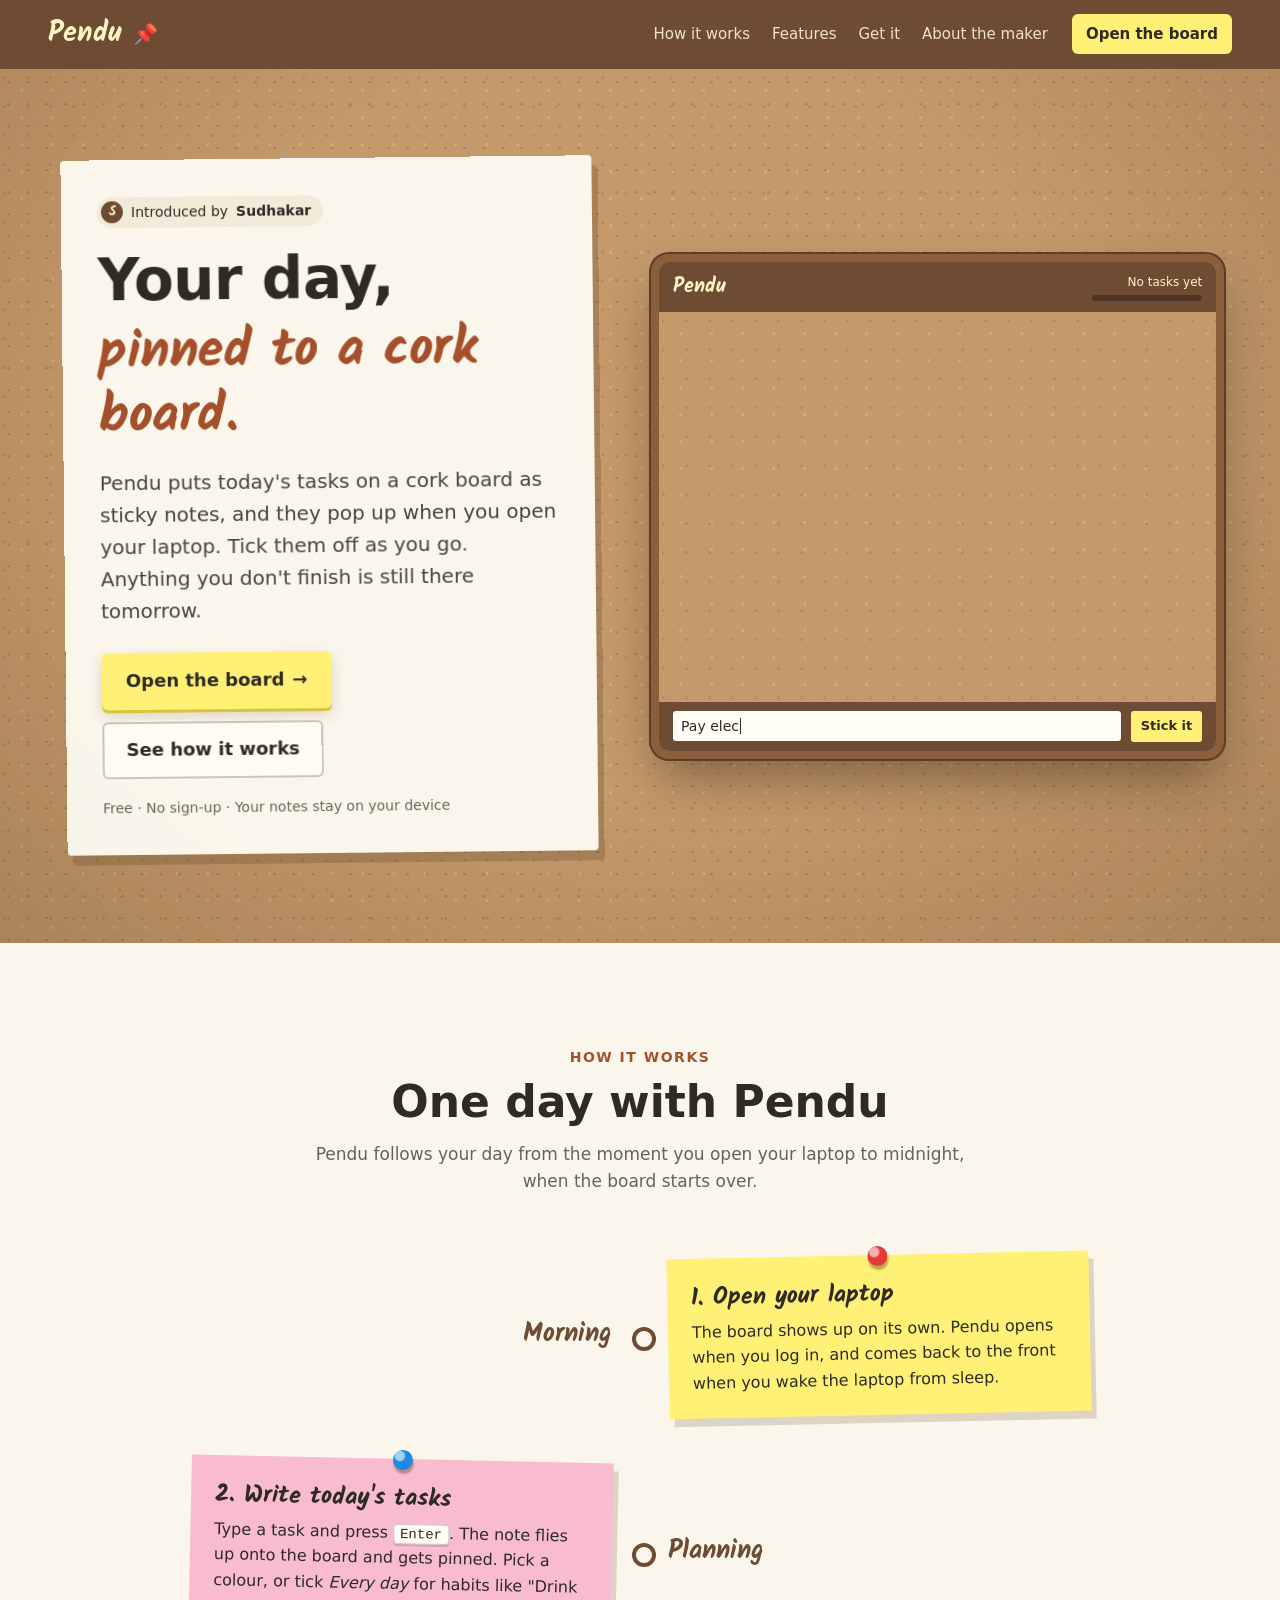
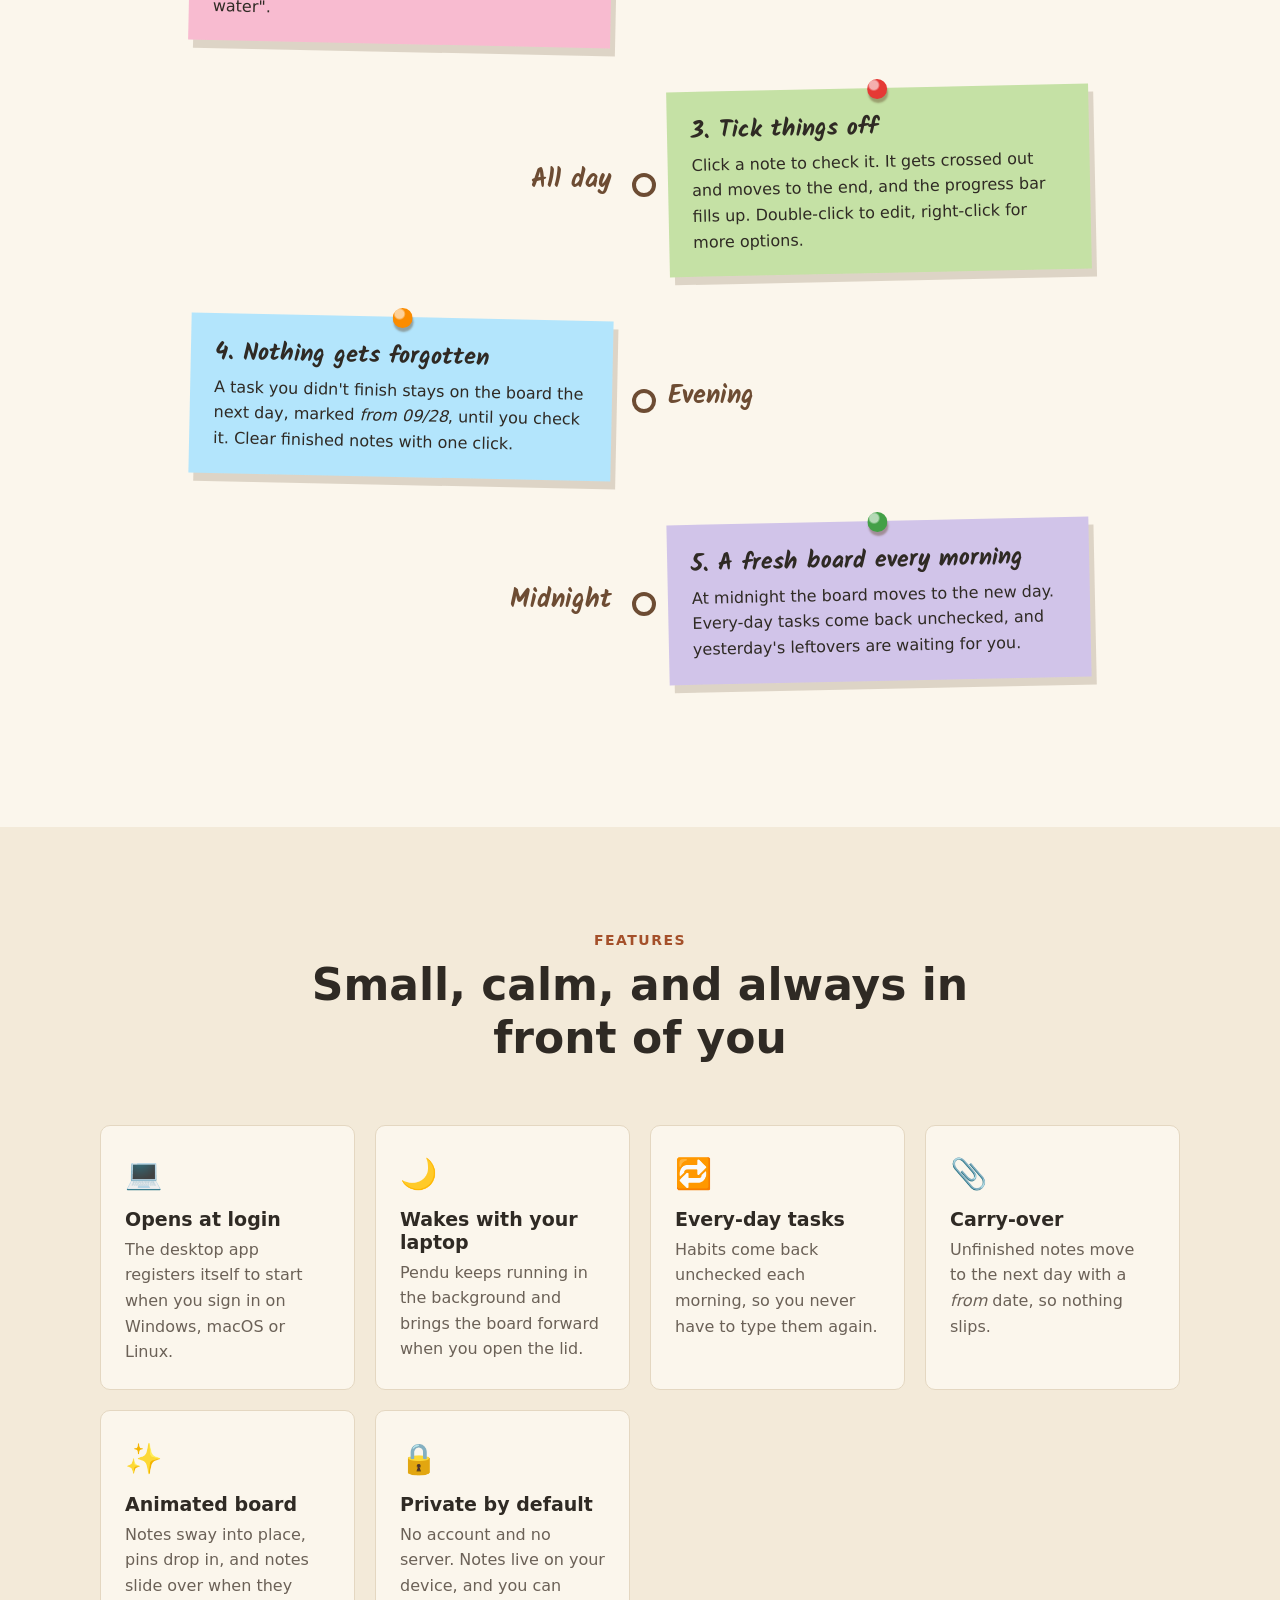
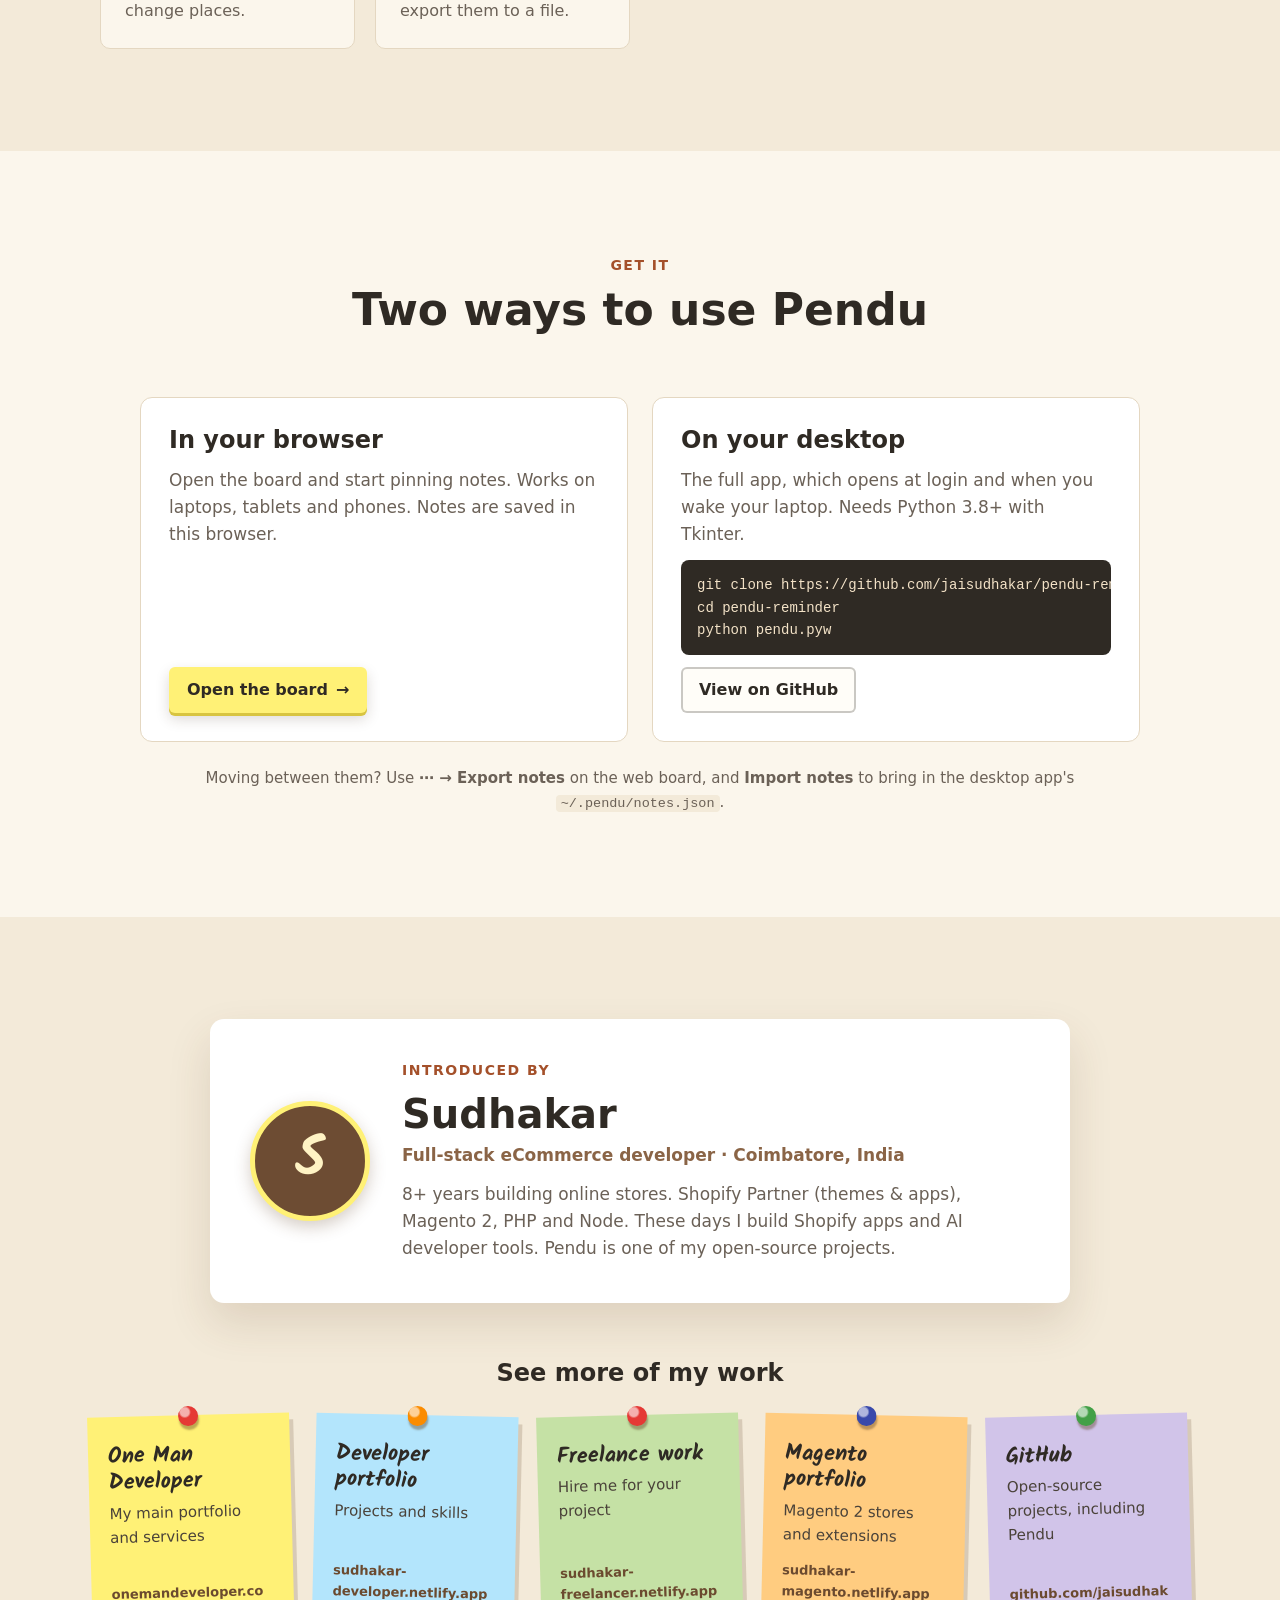
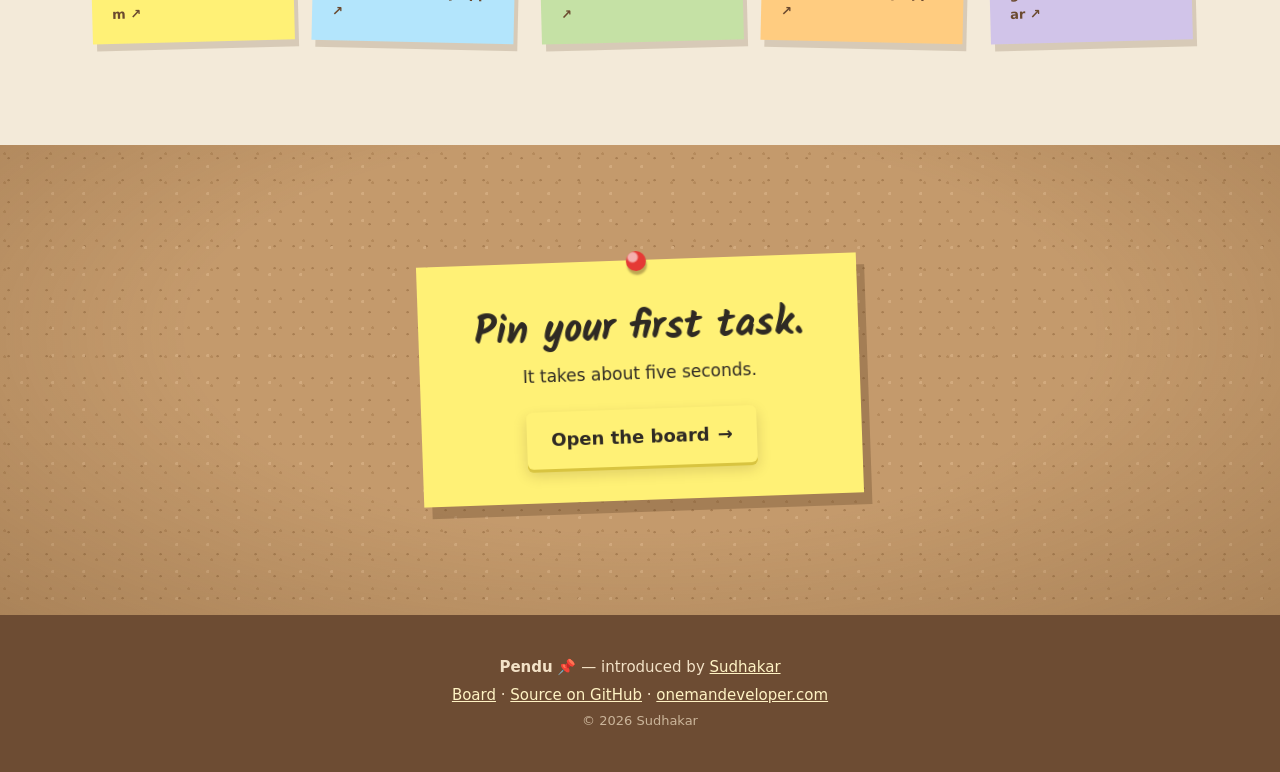
<file: web/index.html>
<!doctype html>
<html lang="en">
<head>
  <meta charset="utf-8">
  <meta name="viewport" content="width=device-width, initial-scale=1">
  <title>Pendu — your day, pinned to a cork board</title>
  <meta name="description" content="Pendu pins today's tasks to a cork board as sticky notes. It opens when you open your laptop, carries unfinished work to tomorrow, and starts a fresh board every morning. Introduced by Sudhakar.">
  <meta name="author" content="Sudhakar">
  <meta name="theme-color" content="#6d4c33">
  <meta property="og:type" content="website">
  <meta property="og:title" content="Pendu — your day, pinned to a cork board">
  <meta property="og:description" content="Today's tasks as sticky notes that pop up when you open your laptop. Introduced by Sudhakar.">
  <meta property="og:image" content="assets/og.png">
  <meta name="twitter:card" content="summary_large_image">
  <link rel="icon" href="data:image/svg+xml,<svg xmlns='http://www.w3.org/2000/svg' viewBox='0 0 100 100'><text y='.9em' font-size='90'>📌</text></svg>">
  <link rel="preconnect" href="https://fonts.googleapis.com">
  <link rel="preconnect" href="https://fonts.gstatic.com" crossorigin>
  <link rel="stylesheet" href="https://fonts.googleapis.com/css2?family=Kalam:wght@400;700&display=swap">
  <link rel="stylesheet" href="landing.css">
</head>
<body>
  <header class="nav" id="nav">
    <a class="nav-logo" href="#top">Pendu <span aria-hidden="true">📌</span></a>
    <nav class="nav-links" aria-label="Sections">
      <a href="#workflow">How it works</a>
      <a href="#features">Features</a>
      <a href="#get">Get it</a>
      <a href="#maker">About the maker</a>
    </nav>
    <a class="btn btn-primary nav-cta" href="board.html">Open the board</a>
  </header>

  <main id="top">
    <!-- Hero ---------------------------------------------------------------->
    <section class="hero cork">
      <div class="hero-copy">
        <a class="badge" href="#maker">
          <img class="avatar" src="https://avatars.githubusercontent.com/u/25986394?v=4&s=64" alt="" width="22" height="22">
          Introduced by <strong>Sudhakar</strong>
        </a>
        <h1>Your day,<br><span class="hand">pinned to a cork board.</span></h1>
        <p class="lead">Pendu puts today's tasks on a cork board as sticky notes, and they pop up when you open your laptop. Tick them off as you go. Anything you don't finish is still there tomorrow.</p>
        <div class="hero-actions">
          <a class="btn btn-primary btn-lg" href="board.html">Open the board <span aria-hidden="true">→</span></a>
          <a class="btn btn-ghost btn-lg" href="#workflow">See how it works</a>
        </div>
        <p class="hero-note">Free · No sign-up · Your notes stay on your device</p>
      </div>

      <div class="demo" aria-label="Animated preview of the Pendu board" role="img">
        <div class="demo-top">
          <span class="demo-logo">Pendu</span>
          <span class="demo-progress"><span id="demo-count">No tasks yet</span><i><b id="demo-fill"></b></i></span>
        </div>
        <div class="demo-board" id="demo-board"></div>
        <div class="demo-bottom">
          <span class="demo-input" id="demo-input"><span id="demo-typed"></span><i class="caret"></i></span>
          <span class="demo-stick" id="demo-stick">Stick it</span>
        </div>
      </div>
    </section>

    <!-- Workflow ------------------------------------------------------------>
    <section class="section" id="workflow">
      <div class="section-head reveal">
        <p class="eyebrow">How it works</p>
        <h2>One day with Pendu</h2>
        <p>Pendu follows your day from the moment you open your laptop to midnight, when the board starts over.</p>
      </div>

      <ol class="timeline">
        <li class="step reveal">
          <div class="step-time">Morning</div>
          <div class="step-card" data-color="yellow">
            <i class="pin"></i>
            <h3>1. Open your laptop</h3>
            <p>The board shows up on its own. Pendu opens when you log in, and comes back to the front when you wake the laptop from sleep.</p>
          </div>
        </li>
        <li class="step reveal">
          <div class="step-time">Planning</div>
          <div class="step-card" data-color="pink">
            <i class="pin"></i>
            <h3>2. Write today's tasks</h3>
            <p>Type a task and press <kbd>Enter</kbd>. The note flies up onto the board and gets pinned. Pick a colour, or tick <em>Every day</em> for habits like "Drink water".</p>
          </div>
        </li>
        <li class="step reveal">
          <div class="step-time">All day</div>
          <div class="step-card" data-color="green">
            <i class="pin"></i>
            <h3>3. Tick things off</h3>
            <p>Click a note to check it. It gets crossed out and moves to the end, and the progress bar fills up. Double-click to edit, right-click for more options.</p>
          </div>
        </li>
        <li class="step reveal">
          <div class="step-time">Evening</div>
          <div class="step-card" data-color="blue">
            <i class="pin"></i>
            <h3>4. Nothing gets forgotten</h3>
            <p>A task you didn't finish stays on the board the next day, marked <em>from 09/28</em>, until you check it. Clear finished notes with one click.</p>
          </div>
        </li>
        <li class="step reveal">
          <div class="step-time">Midnight</div>
          <div class="step-card" data-color="purple">
            <i class="pin"></i>
            <h3>5. A fresh board every morning</h3>
            <p>At midnight the board moves to the new day. Every-day tasks come back unchecked, and yesterday's leftovers are waiting for you.</p>
          </div>
        </li>
      </ol>
    </section>

    <!-- Features ------------------------------------------------------------>
    <section class="section section-alt" id="features">
      <div class="section-head reveal">
        <p class="eyebrow">Features</p>
        <h2>Small, calm, and always in front of you</h2>
      </div>
      <div class="features">
        <article class="feature reveal"><span class="icon" aria-hidden="true">💻</span><h3>Opens at login</h3><p>The desktop app registers itself to start when you sign in on Windows, macOS or Linux.</p></article>
        <article class="feature reveal"><span class="icon" aria-hidden="true">🌙</span><h3>Wakes with your laptop</h3><p>Pendu keeps running in the background and brings the board forward when you open the lid.</p></article>
        <article class="feature reveal"><span class="icon" aria-hidden="true">🔁</span><h3>Every-day tasks</h3><p>Habits come back unchecked each morning, so you never have to type them again.</p></article>
        <article class="feature reveal"><span class="icon" aria-hidden="true">📎</span><h3>Carry-over</h3><p>Unfinished notes move to the next day with a <em>from</em> date, so nothing slips.</p></article>
        <article class="feature reveal"><span class="icon" aria-hidden="true">✨</span><h3>Animated board</h3><p>Notes sway into place, pins drop in, and notes slide over when they change places.</p></article>
        <article class="feature reveal"><span class="icon" aria-hidden="true">🔒</span><h3>Private by default</h3><p>No account and no server. Notes live on your device, and you can export them to a file.</p></article>
      </div>
    </section>

    <!-- Get it -------------------------------------------------------------->
    <section class="section" id="get">
      <div class="section-head reveal">
        <p class="eyebrow">Get it</p>
        <h2>Two ways to use Pendu</h2>
      </div>
      <div class="ways">
        <article class="way reveal">
          <h3>In your browser</h3>
          <p>Open the board and start pinning notes. Works on laptops, tablets and phones. Notes are saved in this browser.</p>
          <a class="btn btn-primary" href="board.html">Open the board <span aria-hidden="true">→</span></a>
        </article>
        <article class="way reveal">
          <h3>On your desktop</h3>
          <p>The full app, which opens at login and when you wake your laptop. Needs Python 3.8+ with Tkinter.</p>
          <pre><code>git clone https://github.com/jaisudhakar/pendu-reminder.git
cd pendu-reminder
python pendu.pyw</code></pre>
          <a class="btn btn-ghost" href="https://github.com/jaisudhakar/pendu-reminder" target="_blank" rel="noopener">View on GitHub</a>
        </article>
      </div>
      <p class="ways-note reveal">Moving between them? Use <strong>⋯ → Export notes</strong> on the web board, and <strong>Import notes</strong> to bring in the desktop app's <code>~/.pendu/notes.json</code>.</p>
    </section>

    <!-- Maker --------------------------------------------------------------->
    <section class="section section-alt maker" id="maker">
      <div class="maker-card reveal">
        <img class="maker-photo avatar" src="https://avatars.githubusercontent.com/u/25986394?v=4&s=240" alt="Sudhakar" width="120" height="120">
        <div class="maker-copy">
          <p class="eyebrow">Introduced by</p>
          <h2>Sudhakar</h2>
          <p class="maker-role">Full-stack eCommerce developer · Coimbatore, India</p>
          <p>8+ years building online stores. Shopify Partner (themes &amp; apps), Magento 2, PHP and Node. These days I build Shopify apps and AI developer tools. Pendu is one of my open-source projects.</p>
        </div>
      </div>

      <h3 class="portfolio-title reveal">See more of my work</h3>
      <div class="portfolio">
        <a class="site reveal" data-color="yellow" href="https://onemandeveloper.com" target="_blank" rel="noopener">
          <i class="pin"></i>
          <strong>One Man Developer</strong>
          <span>My main portfolio and services</span>
          <em>onemandeveloper.com ↗</em>
        </a>
        <a class="site reveal" data-color="blue" href="https://sudhakar-developer.netlify.app" target="_blank" rel="noopener">
          <i class="pin"></i>
          <strong>Developer portfolio</strong>
          <span>Projects and skills</span>
          <em>sudhakar-developer.netlify.app ↗</em>
        </a>
        <a class="site reveal" data-color="green" href="https://sudhakar-freelancer.netlify.app" target="_blank" rel="noopener">
          <i class="pin"></i>
          <strong>Freelance work</strong>
          <span>Hire me for your project</span>
          <em>sudhakar-freelancer.netlify.app ↗</em>
        </a>
        <a class="site reveal" data-color="orange" href="https://sudhakar-magento.netlify.app" target="_blank" rel="noopener">
          <i class="pin"></i>
          <strong>Magento portfolio</strong>
          <span>Magento 2 stores and extensions</span>
          <em>sudhakar-magento.netlify.app ↗</em>
        </a>
        <a class="site reveal" data-color="purple" href="https://github.com/jaisudhakar" target="_blank" rel="noopener">
          <i class="pin"></i>
          <strong>GitHub</strong>
          <span>Open-source projects, including Pendu</span>
          <em>github.com/jaisudhakar ↗</em>
        </a>
      </div>
    </section>

    <!-- Final call ---------------------------------------------------------->
    <section class="cta cork">
      <div class="cta-note reveal" data-color="yellow">
        <i class="pin"></i>
        <h2 class="hand">Pin your first task.</h2>
        <p>It takes about five seconds.</p>
        <a class="btn btn-primary btn-lg" href="board.html">Open the board <span aria-hidden="true">→</span></a>
      </div>
    </section>
  </main>

  <footer class="footer">
    <p><strong>Pendu</strong> 📌 — introduced by <a href="https://onemandeveloper.com" target="_blank" rel="noopener">Sudhakar</a></p>
    <p>
      <a href="board.html">Board</a> ·
      <a href="https://github.com/jaisudhakar/pendu-reminder" target="_blank" rel="noopener">Source on GitHub</a> ·
      <a href="https://onemandeveloper.com" target="_blank" rel="noopener">onemandeveloper.com</a>
    </p>
    <p class="copy">© <span id="year">2026</span> Sudhakar</p>
  </footer>

  <script src="landing.js"></script>
</body>
</html>
</file>
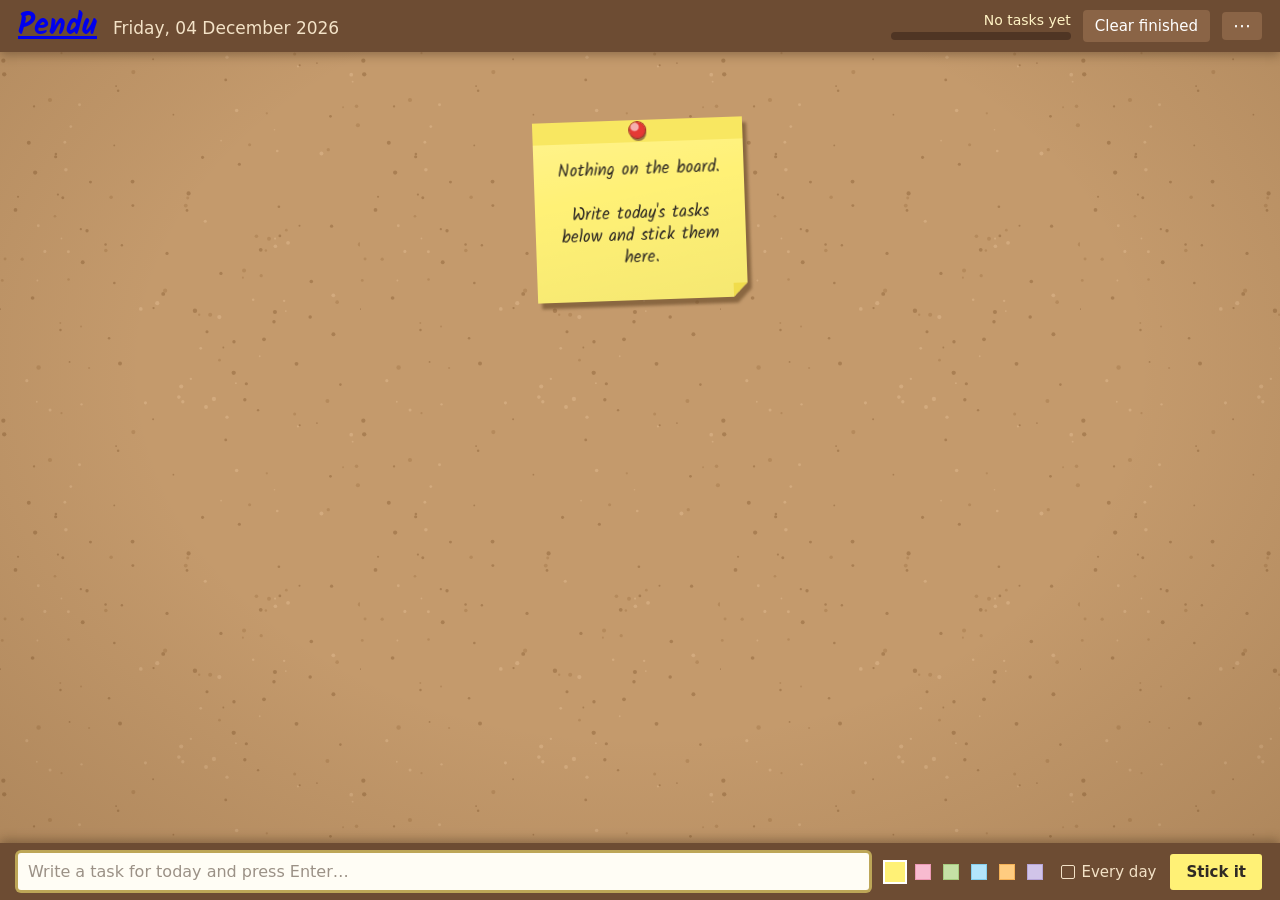
<file: web/board.html>
<!doctype html>
<html lang="en">
<head>
  <meta charset="utf-8">
  <meta name="viewport" content="width=device-width, initial-scale=1">
  <title>Pendu — today's notes</title>
  <meta name="description" content="Your tasks for today, pinned to a cork board as sticky notes.">
  <meta name="theme-color" content="#6d4c33">
  <link rel="icon" href="data:image/svg+xml,<svg xmlns='http://www.w3.org/2000/svg' viewBox='0 0 100 100'><text y='.9em' font-size='90'>📌</text></svg>">
  <link rel="preconnect" href="https://fonts.googleapis.com">
  <link rel="preconnect" href="https://fonts.gstatic.com" crossorigin>
  <link rel="stylesheet" href="https://fonts.googleapis.com/css2?family=Kalam:wght@400;700&display=swap">
  <link rel="stylesheet" href="style.css">
</head>
<body>
  <header class="bar top">
    <div class="brand">
      <h1 class="logo"><a href="index.html" title="About Pendu">Pendu</a></h1>
      <span class="date" id="date"></span>
    </div>
    <div class="actions">
      <div class="progress">
        <span id="progress-text">No tasks yet</span>
        <div class="progress-track"><div class="progress-fill" id="progress-fill"></div></div>
      </div>
      <button class="btn" id="clear" type="button">Clear finished</button>
      <button class="btn icon" id="more" type="button" aria-label="More options" aria-haspopup="menu">⋯</button>
    </div>
  </header>

  <main class="board-wrap" id="wrap">
    <div class="board" id="board"></div>
  </main>

  <footer class="bar bottom">
    <form class="composer" id="composer" autocomplete="off">
      <input class="entry" id="entry" type="text" maxlength="300"
             placeholder="Write a task for today and press Enter…" aria-label="New task">
      <div class="composer-tools">
        <div class="swatches" id="swatches" role="radiogroup" aria-label="Note colour"></div>
        <label class="daily">
          <input type="checkbox" id="daily">
          <span class="tick" aria-hidden="true"></span>
          Every day
        </label>
        <button class="stick" type="submit">Stick it</button>
      </div>
    </form>
  </footer>

  <div class="menu" id="menu" role="menu" hidden></div>
  <div class="toast" id="toast" role="status" hidden>
    <span id="toast-text"></span>
    <button type="button" id="toast-undo">Undo</button>
  </div>
  <input type="file" id="import-file" accept="application/json,.json" hidden>

  <script src="store.js"></script>
  <script src="app.js"></script>
</body>
</html>
</file>
<file: web/landing.css>
/* Pendu landing page. Shares the cork-board look of the board itself. */

:root {
  color-scheme: light;
  --cork: #c49a6c;
  --wood: #6d4c33;
  --wood-light: #8a6446;
  --wood-dark: #4f3524;
  --cream: #fff3c4;
  --paper-bg: #fbf6ec;
  --paper-alt: #f3ead9;
  --ink: #2f2a24;
  --muted: #6b6157;
  --line: #e4d7c1;

  --ui: "Segoe UI", system-ui, -apple-system, "Helvetica Neue", Helvetica, Arial, sans-serif;
  --hand: "Kalam", "Segoe Print", "Ink Free", "Marker Felt", "Chalkboard SE", "Comic Neue",
          "Comic Sans MS", cursive;
}

[data-color="yellow"] { --paper: #fff176; --edge: #f0dc4c; --pin-color: #e53935; }
[data-color="pink"]   { --paper: #f8bbd0; --edge: #ec98b4; --pin-color: #1e88e5; }
[data-color="green"]  { --paper: #c5e1a5; --edge: #a6cc7f; --pin-color: #e53935; }
[data-color="blue"]   { --paper: #b3e5fc; --edge: #86cfee; --pin-color: #fb8c00; }
[data-color="orange"] { --paper: #ffcc80; --edge: #f5b156; --pin-color: #3949ab; }
[data-color="purple"] { --paper: #d1c4e9; --edge: #b7a5d8; --pin-color: #43a047; }

* { box-sizing: border-box; }

html { scroll-behavior: smooth; scroll-padding-top: 72px; }

body {
  margin: 0;
  background: var(--paper-bg);
  color: var(--ink);
  font-family: var(--ui);
  font-size: 17px;
  line-height: 1.6;
  overflow-x: hidden;
}

img { max-width: 100%; }
a { color: inherit; }
h1, h2, h3 { line-height: 1.2; margin: 0; }

.hand { font-family: var(--hand); font-weight: 700; }

/* Cork texture for the hero and the closing section. */
.cork {
  background-color: var(--cork);
  background-image:
    radial-gradient(ellipse at 50% 40%, transparent 50%, rgba(80, 50, 20, .22)),
    radial-gradient(circle at 20% 30%, #b58a5c 0 1.2px, transparent 1.6px),
    radial-gradient(circle at 70% 80%, #d2aa7e 0 1.4px, transparent 1.8px),
    radial-gradient(circle at 45% 60%, #a97f53 0 1px, transparent 1.4px);
  background-size: 100% 100%, 23px 29px, 31px 27px, 19px 22px;
}

/* -- buttons -------------------------------------------------------------- */

.btn {
  display: inline-flex;
  align-items: center;
  gap: 8px;
  padding: 10px 18px;
  border-radius: 6px;
  font-weight: 700;
  font-size: 16px;
  text-decoration: none;
  white-space: nowrap;
  transition: transform .15s, background-color .15s, box-shadow .15s;
}

.btn:active { transform: scale(.96); }
.btn-lg { padding: 14px 24px; font-size: 18px; }

.btn-primary {
  background: #fff176;
  color: var(--ink);
  box-shadow: 0 3px 0 #d8c440, 0 6px 14px rgba(60, 40, 20, .18);
}

.btn-primary:hover { background: #fff59d; transform: translateY(-2px) rotate(-1deg); }
.btn-primary span { transition: transform .2s; }
.btn-primary:hover span { transform: translateX(4px); }

.btn-ghost {
  color: var(--ink);
  background: rgba(255, 253, 245, .7);
  box-shadow: inset 0 0 0 2px rgba(47, 42, 36, .25);
}

.btn-ghost:hover { background: #fffdf5; }

:focus-visible { outline: 3px solid #fb8c00; outline-offset: 3px; }

/* -- nav -------------------------------------------------------------------- */

.nav {
  position: sticky;
  top: 0;
  z-index: 50;
  display: flex;
  align-items: center;
  gap: 24px;
  padding: 12px clamp(16px, 4vw, 48px);
  background: var(--wood);
  color: var(--cream);
  transition: box-shadow .2s;
}

.nav.scrolled { box-shadow: 0 4px 16px rgba(40, 24, 10, .35); }

.nav-logo {
  font-family: var(--hand);
  font-size: 28px;
  font-weight: 700;
  text-decoration: none;
  color: var(--cream);
}

.nav-logo span { display: inline-block; font-size: 20px; transition: transform .3s; }
.nav-logo:hover span { transform: rotate(-20deg) translateY(-3px); }

.nav-links { display: flex; gap: 22px; margin-left: auto; }

.nav-links a {
  position: relative;
  color: #f3e2c7;
  text-decoration: none;
  font-size: 15px;
}

.nav-links a::after {
  content: "";
  position: absolute;
  left: 0;
  right: 0;
  bottom: -3px;
  height: 2px;
  background: #fff176;
  transform: scaleX(0);
  transition: transform .2s;
}

.nav-links a:hover::after { transform: scaleX(1); }
.nav-cta { padding: 8px 14px; font-size: 15px; box-shadow: none; }

/* -- hero ------------------------------------------------------------------- */

.hero {
  display: grid;
  grid-template-columns: minmax(0, 1fr) minmax(0, 1.05fr);
  align-items: center;
  gap: clamp(24px, 5vw, 64px);
  padding: clamp(40px, 7vw, 96px) clamp(16px, 5vw, 72px);
  min-height: calc(100vh - 64px);
}

.hero-copy {
  padding: clamp(22px, 3vw, 36px);
  background: rgba(255, 253, 245, .93);
  border-radius: 4px;
  box-shadow: 6px 10px 0 rgba(90, 60, 30, .25);
  transform: rotate(-.6deg);
  animation: rise .8s cubic-bezier(.34, 1.4, .64, 1) both;
}

.badge {
  display: inline-flex;
  align-items: center;
  gap: 8px;
  padding: 4px 12px 4px 4px;
  margin-bottom: 18px;
  border-radius: 999px;
  background: var(--paper-alt);
  color: var(--ink);
  font-size: 14px;
  text-decoration: none;
  transition: background-color .15s;
}

.badge:hover { background: #ebdcc2; }
.badge img, .badge .initial { width: 22px; height: 22px; border-radius: 50%; }

.initial {
  display: inline-grid;
  place-items: center;
  background: var(--wood);
  color: var(--cream);
  font-family: var(--hand);
  font-weight: 700;
  font-size: 13px;
}

.maker-photo.initial { font-size: 56px; }

.hero h1 {
  font-size: clamp(34px, 5vw, 58px);
  letter-spacing: -.5px;
}

.hero h1 .hand {
  display: inline-block;
  margin-top: 6px;
  color: #a4502a;
  font-size: .92em;
}

.lead { margin: 18px 0 26px; font-size: clamp(17px, 1.6vw, 20px); color: #4a4239; }
.hero-actions { display: flex; flex-wrap: wrap; gap: 12px; }
.hero-note { margin: 18px 0 0; font-size: 14px; color: var(--muted); }

@keyframes rise {
  from { opacity: 0; transform: translateY(24px) rotate(-3deg); }
}

/* -- the demo board in the hero ---------------------------------------------- */

.demo {
  container-type: inline-size;
  display: flex;
  flex-direction: column;
  width: 100%;
  max-width: 620px;
  justify-self: center;
  border-radius: 10px;
  overflow: hidden;
  background: var(--cork);
  box-shadow: 0 0 0 8px #8b5e3c, 0 0 0 10px #5c3d27, 0 24px 50px rgba(40, 24, 10, .45);
  animation: rise .9s .15s cubic-bezier(.34, 1.4, .64, 1) both;
}

.demo-top, .demo-bottom {
  display: flex;
  align-items: center;
  gap: 10px;
  padding: 9px 14px;
  background: var(--wood);
  color: var(--cream);
}

.demo-logo { font-family: var(--hand); font-weight: 700; font-size: 20px; }

.demo-progress {
  margin-left: auto;
  display: flex;
  flex-direction: column;
  align-items: flex-end;
  gap: 3px;
  font-size: 12px;
}

.demo-progress i {
  display: block;
  width: 110px;
  height: 6px;
  border-radius: 3px;
  background: var(--wood-dark);
  overflow: hidden;
}

.demo-progress b {
  display: block;
  height: 100%;
  width: 0;
  background: #fff176;
  transition: width .5s cubic-bezier(.34, 1.56, .64, 1), background-color .3s;
}

.demo-progress b.all { background: #aed581; }

.demo-board {
  position: relative;
  display: grid;
  grid-template-columns: 1fr 1fr;
  gap: 5cqw;
  padding: 7cqw 7cqw 6cqw;
  min-height: 70cqw;
  background-image:
    radial-gradient(circle at 20% 30%, #b58a5c 0 1.2px, transparent 1.6px),
    radial-gradient(circle at 70% 80%, #d2aa7e 0 1.4px, transparent 1.8px);
  background-size: 23px 29px, 31px 27px;
}

.demo-input {
  flex: 1;
  display: flex;
  align-items: center;
  min-width: 0;
  height: 30px;
  padding: 0 8px;
  border-radius: 3px;
  background: #fffdf5;
  color: var(--ink);
  font-size: 14px;
  white-space: nowrap;
  overflow: hidden;
}

.caret {
  width: 1.5px;
  height: 16px;
  margin-left: 1px;
  background: var(--ink);
  animation: blink 1s steps(1) infinite;
}

@keyframes blink { 50% { opacity: 0; } }

.demo-stick {
  padding: 5px 10px;
  border-radius: 3px;
  background: #fff176;
  color: var(--ink);
  font-weight: 700;
  font-size: 13px;
  transition: transform .12s;
}

.demo-stick.press { transform: scale(.9) rotate(-3deg); }

.mini {
  position: relative;
  aspect-ratio: 7 / 6;
  background: var(--paper);
  clip-path: polygon(0 0, 100% 0, 100% calc(100% - 10px), calc(100% - 10px) 100%, 0 100%);
  transform: rotate(var(--tilt, 0deg));
  font-family: var(--hand);
  font-size: clamp(12px, 3.6cqw, 20px);
  line-height: 1.25;
  transition: background-color .3s;
}

.mini-wrap {
  position: relative;
  filter: drop-shadow(3px 5px 1.5px rgba(90, 60, 30, .5));
}

.mini::before {
  content: "";
  position: absolute;
  left: 0; right: 0; top: 0;
  height: 13%;
  background: color-mix(in srgb, var(--paper), var(--edge));
}

.mini::after {
  content: "";
  position: absolute;
  inset: 0;
  background: #fff;
  opacity: 0;
  transition: opacity .4s;
}

.mini-text {
  position: absolute;
  inset: 16% 8% 22%;
  display: flex;
  align-items: center;
  justify-content: center;
  text-align: center;
}

.mini-text span {
  background: linear-gradient(currentColor, currentColor) no-repeat 0 58% / 0% 2px;
  transition: background-size .45s ease-out, color .4s;
}

.mini-box {
  position: absolute;
  left: 8%;
  bottom: 9%;
  width: 9%;
  aspect-ratio: 1;
  border: 2px solid color-mix(in srgb, var(--edge), #000 35%);
  background: #fffdf5;
  z-index: 1;
}

.mini-box::after {
  content: "";
  position: absolute;
  left: 30%;
  top: 2%;
  width: 35%;
  height: 70%;
  border: solid #2e7d32;
  border-width: 0 3px 3px 0;
  transform: rotate(45deg) scale(0);
  transition: transform .25s cubic-bezier(.34, 1.56, .64, 1);
}

.mini-tag {
  position: absolute;
  right: 9%;
  bottom: 9%;
  font-family: var(--ui);
  font-style: italic;
  font-size: .6em;
  color: color-mix(in srgb, var(--ink), var(--paper) 35%);
}

.mini-wrap.done .mini::after { opacity: .45; }
.mini-wrap.done .mini-text span { background-size: 100% 2px; color: #7d7468; }
.mini-wrap.done .mini-box::after { transform: rotate(45deg) scale(1); }

.mini-pin {
  position: absolute;
  left: 50%;
  top: 1%;
  width: 7.5%;
  aspect-ratio: 1;
  margin-left: -3.75%;
  border-radius: 50%;
  background:
    radial-gradient(circle at 34% 30%, color-mix(in srgb, var(--pin-color), #fff 60%) 0 22%, transparent 32%),
    var(--pin-color);
  box-shadow: 1px 3px 1px rgba(90, 60, 30, .45);
  z-index: 2;
}

/* -- sections --------------------------------------------------------------- */

.section { padding: clamp(56px, 8vw, 110px) clamp(16px, 5vw, 72px); }
.section-alt { background: var(--paper-alt); }

.section-head { max-width: 680px; margin: 0 auto clamp(36px, 5vw, 60px); text-align: center; }
.section-head h2 { font-size: clamp(30px, 4vw, 44px); }
.section-head p { color: var(--muted); margin: 12px 0 0; }

.eyebrow {
  margin: 0 0 8px !important;
  font-size: 14px;
  font-weight: 700;
  letter-spacing: 1.5px;
  text-transform: uppercase;
  color: #a4502a !important;
}

/* Scroll reveal: things drift up into place as they come into view. */
.reveal {
  opacity: 0;
  transform: translateY(28px);
  transition: opacity .7s ease-out, transform .7s cubic-bezier(.34, 1.3, .64, 1);
  transition-delay: var(--delay, 0s);
}

.reveal.in { opacity: 1; transform: none; }

/* Pins drop in once their card is on screen. */
.pin {
  position: absolute;
  left: 50%;
  top: -9px;
  width: 20px;
  height: 20px;
  margin-left: -10px;
  border-radius: 50%;
  background:
    radial-gradient(circle at 34% 30%, color-mix(in srgb, var(--pin-color), #fff 60%) 0 22%, transparent 32%),
    var(--pin-color);
  box-shadow: 1px 4px 2px rgba(90, 60, 30, .4);
  opacity: 0;
  transform: translateY(-40px) scale(1.6);
  transition: transform .35s cubic-bezier(.5, 0, .75, 0), opacity .2s;
  transition-delay: calc(var(--delay, 0s) + .45s);
}

.reveal.in .pin, .reveal.in.pin { opacity: 1; transform: none; }

/* -- timeline --------------------------------------------------------------- */

.timeline {
  position: relative;
  max-width: 900px;
  margin: 0 auto;
  padding: 0;
  list-style: none;
}

/* The day passing: sunrise yellow down to midnight blue. */
.timeline::before {
  content: "";
  position: absolute;
  left: 50%;
  top: 0;
  bottom: 0;
  width: 4px;
  margin-left: -2px;
  border-radius: 2px;
  background: linear-gradient(#ffd54f, #ff8a65 40%, #7e57c2 75%, #283593);
  transform-origin: top;
  transform: scaleY(var(--progress, 0));
}

.step {
  position: relative;
  display: grid;
  grid-template-columns: 1fr 1fr;
  gap: 56px;
  align-items: center;
  margin-bottom: 44px;
}

.step::before {
  content: "";
  position: absolute;
  left: 50%;
  top: 50%;
  width: 16px;
  height: 16px;
  margin: -8px 0 0 -8px;
  border-radius: 50%;
  background: var(--paper-bg);
  border: 4px solid var(--wood);
}

.step-time {
  font-family: var(--hand);
  font-size: 26px;
  font-weight: 700;
  color: var(--wood);
  text-align: right;
}

.step:nth-child(even) .step-time { order: 2; text-align: left; }

.step-card {
  position: relative;
  padding: 26px 24px 22px;
  background: var(--paper);
  box-shadow: 5px 8px 0 rgba(90, 60, 30, .18);
  transform: rotate(-1.2deg);
  transition: transform .25s;
}

.step:nth-child(even) .step-card { transform: rotate(1.2deg); }
.step-card:hover, .step:nth-child(even) .step-card:hover { transform: rotate(0) translateY(-4px) scale(1.02); }
.step-card h3 { font-family: var(--hand); font-size: 24px; margin-bottom: 6px; }
.step-card p { margin: 0; font-size: 16px; }

kbd {
  padding: 1px 6px;
  border-radius: 4px;
  background: #fffdf5;
  border: 1px solid rgba(0, 0, 0, .2);
  box-shadow: 0 2px 0 rgba(0, 0, 0, .15);
  font-size: 14px;
}

/* -- features --------------------------------------------------------------- */

.features {
  display: grid;
  grid-template-columns: repeat(auto-fit, minmax(250px, 1fr));
  gap: 20px;
  max-width: 1080px;
  margin: 0 auto;
}

.feature {
  padding: 24px;
  border-radius: 10px;
  background: var(--paper-bg);
  border: 1px solid var(--line);
  transition: transform .25s, box-shadow .25s;
}

.feature:hover { transform: translateY(-5px) rotate(-.6deg); box-shadow: 0 14px 30px rgba(90, 60, 30, .15); }
.feature .icon { display: inline-block; font-size: 30px; transition: transform .35s cubic-bezier(.34, 1.56, .64, 1); }
.feature:hover .icon { transform: scale(1.2) rotate(-10deg); }
.feature h3 { margin: 10px 0 6px; font-size: 19px; }
.feature p { margin: 0; color: var(--muted); font-size: 16px; }

/* -- ways ------------------------------------------------------------------- */

.ways {
  display: grid;
  grid-template-columns: repeat(auto-fit, minmax(300px, 1fr));
  gap: 24px;
  max-width: 1000px;
  margin: 0 auto;
}

.way {
  display: flex;
  flex-direction: column;
  align-items: flex-start;
  gap: 12px;
  padding: 28px;
  border-radius: 12px;
  background: #fff;
  border: 1px solid var(--line);
}

.way h3 { font-size: 24px; }
.way p { margin: 0; color: var(--muted); }
.way .btn { margin-top: auto; }

pre {
  width: 100%;
  margin: 0;
  padding: 14px 16px;
  border-radius: 8px;
  background: #2f2a24;
  color: #f3e2c7;
  font-size: 14px;
  line-height: 1.6;
  overflow-x: auto;
}

code { font-family: ui-monospace, "SF Mono", Menlo, Consolas, monospace; }
p code { font-size: .9em; padding: 1px 5px; border-radius: 4px; background: var(--paper-alt); }
.ways-note { max-width: 1000px; margin: 24px auto 0; text-align: center; color: var(--muted); font-size: 15px; }

/* -- maker ------------------------------------------------------------------ */

.maker-card {
  display: flex;
  gap: 32px;
  align-items: center;
  max-width: 860px;
  margin: 0 auto;
  padding: clamp(24px, 4vw, 40px);
  border-radius: 14px;
  background: #fff;
  box-shadow: 0 20px 44px rgba(90, 60, 30, .14);
}

.maker-photo {
  flex: none;
  width: 120px;
  height: 120px;
  border-radius: 50%;
  border: 5px solid #fff176;
  box-shadow: 0 6px 16px rgba(90, 60, 30, .25);
  transition: transform .4s cubic-bezier(.34, 1.56, .64, 1);
}

.maker-card:hover .maker-photo { transform: rotate(-6deg) scale(1.05); }
.maker-copy h2 { font-size: clamp(30px, 4vw, 40px); }
.maker-role { margin: 4px 0 12px; font-weight: 700; color: var(--wood-light); }
.maker-copy p:last-child { margin: 0; color: var(--muted); }

.portfolio-title { margin: 56px 0 28px; text-align: center; font-size: 24px; }

.portfolio {
  display: grid;
  grid-template-columns: repeat(auto-fit, minmax(200px, 1fr));
  gap: 30px 22px;
  max-width: 1100px;
  margin: 0 auto;
}

.site {
  position: relative;
  display: flex;
  flex-direction: column;
  gap: 4px;
  min-height: 170px;
  padding: 28px 20px 18px;
  background: var(--paper);
  text-decoration: none;
  box-shadow: 4px 7px 0 rgba(90, 60, 30, .18);
  transition: transform .25s cubic-bezier(.34, 1.56, .64, 1), box-shadow .25s;
}

.site:nth-child(odd).in { transform: rotate(-1.5deg); }
.site:nth-child(even).in { transform: rotate(1.3deg); }
.site.in:hover { transform: translateY(-6px) rotate(0) scale(1.04); box-shadow: 8px 14px 0 rgba(90, 60, 30, .18); }
.site strong { font-family: var(--hand); font-size: 22px; line-height: 1.2; }
.site span { font-size: 15px; color: #4a4239; }
.site em { margin-top: auto; padding-top: 10px; font-size: 13px; font-style: normal; font-weight: 700; color: #6b4a2f; overflow-wrap: anywhere; }

/* -- closing call ----------------------------------------------------------- */

.cta { display: grid; place-items: center; padding: clamp(64px, 9vw, 120px) 16px; }

.cta-note {
  position: relative;
  width: min(440px, 100%);
  padding: 44px 30px 34px;
  text-align: center;
  background: var(--paper);
  box-shadow: 8px 12px 0 rgba(90, 60, 30, .3);
}

.cta-note.in { transform: rotate(-2deg); }
.cta-note h2 { font-size: clamp(30px, 5vw, 40px); }
.cta-note p { margin: 8px 0 22px; }

/* -- footer ----------------------------------------------------------------- */

.footer {
  padding: 36px 16px;
  background: var(--wood);
  color: #f3e2c7;
  text-align: center;
  font-size: 15px;
}

.footer p { margin: 4px 0; }
.footer a { color: var(--cream); }
.footer .copy { opacity: .7; font-size: 13px; }

/* -- small screens ---------------------------------------------------------- */

@media (max-width: 900px) {
  .hero { grid-template-columns: 1fr; min-height: 0; }
  .nav-links { display: none; }
  .nav-cta { margin-left: auto; }
}

@media (max-width: 700px) {
  .timeline::before { left: 10px; }
  .step { grid-template-columns: 1fr; gap: 8px; padding-left: 38px; margin-bottom: 32px; }
  .step::before { left: 12px; top: 18px; }
  .step-time, .step:nth-child(even) .step-time { order: 0; text-align: left; font-size: 22px; }
  .maker-card { flex-direction: column; text-align: center; }
  .btn-lg { padding: 12px 18px; font-size: 16px; }
}

@media (prefers-reduced-motion: reduce) {
  html { scroll-behavior: auto; }
  *, *::before, *::after { animation-duration: 1ms !important; transition-duration: 1ms !important; }
  .reveal { opacity: 1; transform: none; }
}
</file>
<file: web/style.css>
/* Pendu web board: the cork board, the paper notes and their animations.
   Positions and flights are driven from app.js; this file draws everything
   and holds the small one-shot animations (checking, bursts, leaving). */

:root {
  --note-w: 210px;
  --note-h: 180px;

  --cork: #c49a6c;
  --wood: #6d4c33;
  --wood-light: #8a6446;
  --wood-lighter: #9c7455;
  --wood-dark: #4f3524;
  --cream: #fff3c4;
  --cream-soft: #f3e2c7;
  --ink: #2f2a24;
  --faded-ink: #7d7468;
  --check: #2e7d32;

  --ui: "Segoe UI", system-ui, -apple-system, "Helvetica Neue", Helvetica, Arial, sans-serif;
  --hand: "Kalam", "Segoe Print", "Ink Free", "Marker Felt", "Chalkboard SE", "Comic Neue",
          "Comic Sans MS", cursive;
}

* { box-sizing: border-box; }

html, body { height: 100%; }

body {
  margin: 0;
  display: flex;
  flex-direction: column;
  background: var(--cork);
  color: var(--ink);
  font-family: var(--ui);
  font-size: 15px;
  overflow: hidden;
  -webkit-tap-highlight-color: transparent;
}

button { font: inherit; color: inherit; }

/* -- header and footer bars --------------------------------------------- */

.bar {
  position: relative;
  z-index: 5;
  display: flex;
  align-items: center;
  gap: 12px 18px;
  padding: 10px 18px;
  background: var(--wood);
  color: var(--cream-soft);
  flex-wrap: wrap;
}

.bar.top { box-shadow: 0 3px 10px rgba(40, 24, 10, .35); }
.bar.bottom { box-shadow: 0 -3px 10px rgba(40, 24, 10, .35); }

.brand {
  display: flex;
  align-items: baseline;
  gap: 16px;
  margin-right: auto;
  min-width: 0;
}

.logo {
  margin: 0;
  font-family: var(--hand);
  font-size: 30px;
  font-weight: 700;
  line-height: 1;
  color: var(--cream);
  animation: logo-in .9s cubic-bezier(.34, 1.56, .64, 1) both;
}

.date {
  font-size: 17px;
  white-space: nowrap;
  animation: fade-up .6s .15s ease-out both;
}

.actions {
  display: flex;
  align-items: center;
  gap: 12px;
  flex-wrap: wrap;
  justify-content: flex-end;
}

.progress {
  display: flex;
  flex-direction: column;
  align-items: flex-end;
  gap: 4px;
  font-size: 14px;
  color: var(--cream);
}

.progress-track {
  width: 180px;
  height: 8px;
  background: var(--wood-dark);
  border-radius: 4px;
  overflow: hidden;
}

.progress-fill {
  height: 100%;
  width: 0;
  background: #fff176;
  border-radius: 4px;
  transition: width .6s cubic-bezier(.34, 1.56, .64, 1), background-color .4s;
}

.progress-fill.all { background: #aed581; }

#progress-text { transition: opacity .2s; }
#progress-text.swap { opacity: 0; }

.btn {
  border: 0;
  border-radius: 4px;
  padding: 7px 12px;
  background: var(--wood-light);
  color: #fff;
  cursor: pointer;
  transition: background-color .15s, transform .15s;
}

.btn:hover { background: var(--wood-lighter); }
.btn:active { transform: scale(.95); }
.btn.icon { padding: 5px 11px; font-size: 18px; line-height: 1; }

.composer {
  display: flex;
  align-items: center;
  gap: 10px 14px;
  width: 100%;
  flex-wrap: wrap;
}

.entry {
  flex: 1 1 260px;
  min-width: 0;
  padding: 9px 10px;
  border: 0;
  border-radius: 3px;
  background: #fffdf5;
  color: var(--ink);
  font: inherit;
  font-size: 16px;
  outline: none;
  transition: box-shadow .2s;
}

.entry:focus { box-shadow: 0 0 0 3px rgba(255, 241, 118, .55); }
.entry::placeholder { color: #9b9186; }
.entry.shake { animation: shake .35s; }

.composer-tools {
  display: flex;
  align-items: center;
  gap: 14px;
  margin-left: auto;
}

.swatches { display: flex; gap: 4px; }

.swatch {
  width: 24px;
  height: 24px;
  padding: 0;
  border: 0;
  background: none;
  cursor: pointer;
  display: grid;
  place-items: center;
}

.swatch::before {
  content: "";
  width: 14px;
  height: 14px;
  background: var(--paper);
  border: 1px solid var(--edge);
  transition: width .2s cubic-bezier(.34, 1.56, .64, 1), height .2s cubic-bezier(.34, 1.56, .64, 1),
              border-color .2s;
}

.swatch:hover::before { width: 17px; height: 17px; }
.swatch[aria-checked="true"]::before { width: 20px; height: 20px; border: 2px solid #fff; }

.daily {
  display: flex;
  align-items: center;
  gap: 6px;
  cursor: pointer;
  user-select: none;
  white-space: nowrap;
}

.daily input { position: absolute; opacity: 0; pointer-events: none; }

.daily .tick {
  width: 14px;
  height: 14px;
  border: 1.5px solid var(--cream-soft);
  border-radius: 2px;
  display: grid;
  place-items: center;
  transition: background-color .15s;
}

.daily .tick::after {
  content: "";
  width: 4px;
  height: 8px;
  margin-top: -2px;
  border: solid var(--wood);
  border-width: 0 2px 2px 0;
  transform: rotate(45deg) scale(0);
  transition: transform .2s cubic-bezier(.34, 1.56, .64, 1);
}

.daily input:checked + .tick { background: var(--cream-soft); }
.daily input:checked + .tick::after { transform: rotate(45deg) scale(1); }
.daily input:focus-visible + .tick { outline: 2px solid #fff176; outline-offset: 2px; }

.stick {
  border: 0;
  border-radius: 3px;
  padding: 9px 16px;
  background: #fff176;
  color: var(--ink);
  font-weight: 700;
  white-space: nowrap;
  cursor: pointer;
  transition: background-color .15s, transform .15s;
}

.stick:hover { background: #fff59d; }
.stick:active { transform: scale(.94) rotate(-2deg); }

/* -- the cork board ----------------------------------------------------- */

.board-wrap {
  position: relative;
  flex: 1;
  overflow-x: hidden;
  overflow-y: auto;
  overscroll-behavior: contain;
  background: var(--cork);
}

.board {
  position: relative;
  min-height: 100%;
  /* The board clips flying notes that start below it, like the desktop canvas. */
  overflow: hidden;
  background-color: var(--cork);
  /* A soft vignette over cork speckles (the speckle tile is drawn by app.js). */
  background-image: radial-gradient(ellipse at 50% 40%, transparent 55%, rgba(80, 50, 20, .18)),
                    var(--dots, none);
  background-size: 100% 100%, 360px 360px;
}

/* -- notes ---------------------------------------------------------------- */

.note {
  --lift: 0;
  --pin: 0;
  --paper: #fff176;
  --edge: #f0dc4c;
  --pin-color: #e53935;
  position: absolute;
  left: 0;
  top: 0;
  width: var(--note-w);
  height: var(--note-h);
  transform-origin: 50% 50%;
  will-change: transform;
  z-index: 1;
  outline: none;
  touch-action: manipulation;
}

.note.moving { z-index: 2; }
.note.flying { z-index: 3; pointer-events: none; }

[data-color="yellow"], .swatch[data-color="yellow"] { --paper: #fff176; --edge: #f0dc4c; --pin-color: #e53935; }
[data-color="pink"],   .swatch[data-color="pink"]   { --paper: #f8bbd0; --edge: #ec98b4; --pin-color: #1e88e5; }
[data-color="green"],  .swatch[data-color="green"]  { --paper: #c5e1a5; --edge: #a6cc7f; --pin-color: #e53935; }
[data-color="blue"],   .swatch[data-color="blue"]   { --paper: #b3e5fc; --edge: #86cfee; --pin-color: #fb8c00; }
[data-color="orange"], .swatch[data-color="orange"] { --paper: #ffcc80; --edge: #f5b156; --pin-color: #3949ab; }
[data-color="purple"], .swatch[data-color="purple"] { --paper: #d1c4e9; --edge: #b7a5d8; --pin-color: #43a047; }

.note-body {
  position: absolute;
  inset: 0;
  transition: transform .2s ease-out;
}

.note:not(.moving):not(.flying):not(.empty):hover .note-body,
.note:not(.moving):not(.flying):not(.empty):focus-visible .note-body {
  transform: translateY(-3px) scale(1.02);
}

.note:focus-visible .paper { box-shadow: inset 0 0 0 2px rgba(47, 42, 36, .45); }

/* The higher the note floats, the further and softer its shadow. */
.sheet {
  position: absolute;
  inset: 0;
  filter: drop-shadow(calc(4px + 18px * var(--lift)) calc(6px + 26px * var(--lift))
                      calc(1.5px + 9px * var(--lift)) rgba(90, 60, 30, calc(.55 - .25 * var(--lift))));
}

.note:not(.moving):not(.flying):hover .sheet {
  filter: drop-shadow(7px 10px 5px rgba(90, 60, 30, .45));
}

.paper {
  position: absolute;
  inset: 0;
  background: var(--paper);
  /* Bottom-right corner folded up. */
  clip-path: polygon(0 0, 100% 0, 100% calc(100% - 14px), calc(100% - 14px) 100%, 0 100%);
  cursor: pointer;
  transition: background-color .35s;
}

/* Sticky strip at the top, and a hint of paper curl. */
.paper .strip {
  position: absolute;
  left: 0;
  right: 0;
  top: 0;
  height: 22px;
  background: color-mix(in srgb, var(--paper), var(--edge));
  transition: background-color .35s;
}

.paper::before {
  content: "";
  position: absolute;
  inset: 0;
  background: linear-gradient(170deg, rgba(255, 255, 255, .18), transparent 40%, rgba(0, 0, 0, .04));
  pointer-events: none;
}

.paper .fold {
  position: absolute;
  right: 0;
  bottom: 0;
  width: 14px;
  height: 14px;
  background: linear-gradient(to bottom right, var(--edge) 50%, transparent 50%);
}

/* Finished notes fade towards white. */
.paper .veil {
  position: absolute;
  inset: 0;
  background: #fff;
  opacity: 0;
  transition: opacity .45s;
  pointer-events: none;
}

.note.done .veil { opacity: .45; }

.text {
  position: absolute;
  left: 17px;
  right: 17px;
  top: 24px;
  bottom: 38px;
  margin: 0;
  display: flex;
  align-items: center;
  justify-content: center;
  text-align: center;
  font-family: var(--hand);
  font-size: 18px;
  line-height: 1.3;
  color: var(--ink);
  overflow-wrap: anywhere;
  transition: color .4s;
}

.text span {
  /* Crossing out is drawn as a line that sweeps across, line by line. */
  background: linear-gradient(currentColor, currentColor) no-repeat 0 58% / 0% 2px;
  transition: background-size .45s ease-out;
  outline: none;
}

.note.done .text { color: var(--faded-ink); }
.note.done .text span { background-size: 100% 2px; }

.note.editing .text span {
  background-size: 0% 2px;
  cursor: text;
  padding: 2px 4px;
  border-radius: 3px;
  box-shadow: 0 0 0 2px rgba(47, 42, 36, .35);
  background-color: rgba(255, 255, 255, .45);
}

.check {
  position: absolute;
  left: 15px;
  top: 149px;
  width: 18px;
  height: 18px;
  padding: 0;
  border: 2px solid color-mix(in srgb, var(--edge), #000 35%);
  background: #fffdf5;
  cursor: pointer;
  overflow: visible;
}

.check svg {
  position: absolute;
  left: -3px;
  top: -5px;
  width: 22px;
  height: 22px;
  overflow: visible;
}

.check path {
  fill: none;
  stroke: var(--check);
  stroke-width: 3;
  stroke-linecap: round;
  stroke-linejoin: round;
  stroke-dasharray: 24;
  stroke-dashoffset: 24;
  transition: stroke-dashoffset .3s ease-out;
}

.note.done .check path { stroke-dashoffset: 0; transition-delay: .05s; }

.label {
  position: absolute;
  right: 22px;
  top: 149px;
  font-size: 12px;
  font-style: italic;
  color: color-mix(in srgb, var(--ink), var(--paper) 35%);
  white-space: nowrap;
  pointer-events: none;
}

.close {
  position: absolute;
  right: 5px;
  top: 2px;
  width: 22px;
  height: 22px;
  padding: 0;
  border: 0;
  border-radius: 50%;
  background: none;
  color: color-mix(in srgb, var(--ink), var(--paper) 30%);
  font-size: 19px;
  font-weight: 700;
  line-height: 20px;
  cursor: pointer;
  opacity: 0;
  transform: scale(.6);
  transition: opacity .15s, transform .15s, background-color .15s;
}

.note:hover .close, .note:focus-within .close { opacity: 1; transform: scale(1); }
.close:hover { background: rgba(0, 0, 0, .08); }
.note.moving .close, .note.flying .close { display: none; }

/* -- push pin ------------------------------------------------------------- */

/* While it drops in, the pin hangs above the note, looks bigger (closer to
   you) and its shadow on the note firms up as it comes down. */
.pin {
  position: absolute;
  left: calc(50% - 8px);
  top: 2px;
  width: 16px;
  height: 16px;
  pointer-events: none;
}

.pin-shadow {
  position: absolute;
  inset: 0;
  border-radius: 50%;
  background: #7a5a3a;
  opacity: calc(.75 * (1 - var(--pin)));
  transform: translate(1px, 3px) scale(calc(1 - .4 * var(--pin)));
  filter: blur(.5px);
}

.pin-head {
  position: absolute;
  inset: 0;
  border-radius: 50%;
  background:
    radial-gradient(circle at 34% 30%, color-mix(in srgb, var(--pin-color), #fff 60%) 0 22%, transparent 32%),
    radial-gradient(circle at 50% 50%, var(--pin-color) 55%, color-mix(in srgb, var(--pin-color), #000 25%));
  box-shadow: 0 0 0 1px color-mix(in srgb, var(--pin-color), #000 30%);
  transform: translateY(calc(-70px * var(--pin))) scale(calc(1 + .7 * var(--pin)));
}

/* A few lines burst out around the pin when it goes in. */
.burst {
  position: absolute;
  left: 50%;
  top: 10px;
  width: 0;
  height: 0;
  pointer-events: none;
}

.burst i {
  position: absolute;
  left: -1px;
  top: 0;
  width: 2px;
  height: 5px;
  border-radius: 1px;
  background: var(--pin-color);
  transform-origin: 50% 0;
  opacity: 0;
}

.note.bursting .burst i { animation: burst .32s ease-out forwards; }
.burst i:nth-child(1) { --a: 22.5deg; }
.burst i:nth-child(2) { --a: 67.5deg; }
.burst i:nth-child(3) { --a: 112.5deg; }
.burst i:nth-child(4) { --a: 157.5deg; }
.burst i:nth-child(5) { --a: 202.5deg; }
.burst i:nth-child(6) { --a: 247.5deg; }
.burst i:nth-child(7) { --a: 292.5deg; }
.burst i:nth-child(8) { --a: 337.5deg; }

@keyframes burst {
  from { opacity: 1; height: 5px;  transform: rotate(var(--a)) translateY(12px); }
  to   { opacity: 0; height: 11px; transform: rotate(var(--a)) translateY(22px); }
}

/* -- one-shot note animations --------------------------------------------- */

/* A tap when checked: pressed flat against the board, then released. */
.note.pressed .note-body { animation: press .38s ease-out; }

@keyframes press {
  0%   { transform: scale(1); }
  35%  { transform: scale(.95) rotate(-1.2deg); }
  70%  { transform: scale(1.025) rotate(.6deg); }
  100% { transform: scale(1); }
}

/* Removed: the pin pops off and the note flutters down off the board. */
.note.leaving { pointer-events: none; z-index: 2; }
.note.leaving .note-body { animation: fall .7s cubic-bezier(.55, 0, .75, .4) forwards; }
.note.leaving .pin-head { animation: pin-off .35s ease-out forwards; }
.note.leaving .pin-shadow { opacity: 0; transition: opacity .1s; }

@keyframes fall {
  0%   { transform: none; opacity: 1; }
  18%  { transform: translate(0, -6px) rotate(-3deg); opacity: 1; }
  100% { transform: translate(var(--drift, 30px), 260px) rotate(var(--turn, 24deg)) scale(.85); opacity: 0; }
}

@keyframes pin-off {
  to { transform: translate(14px, -60px) scale(1.6); opacity: 0; }
}

/* The empty-board note just says hello. */
.note.empty .paper { cursor: default; }
.note.empty .text { font-size: 17px; bottom: 16px; white-space: pre-line; }

/* -- menu, toast, confetti ------------------------------------------------ */

.menu {
  position: fixed;
  z-index: 20;
  min-width: 190px;
  padding: 6px;
  background: #fffdf5;
  border-radius: 8px;
  box-shadow: 0 10px 30px rgba(40, 24, 10, .35), 0 0 0 1px rgba(40, 24, 10, .08);
  transform-origin: var(--ox, 0) var(--oy, 0);
  animation: menu-in .16s cubic-bezier(.34, 1.56, .64, 1);
}

.menu[hidden] { display: none; }

.menu button {
  display: block;
  width: 100%;
  padding: 8px 12px;
  border: 0;
  border-radius: 5px;
  background: none;
  text-align: left;
  cursor: pointer;
}

.menu button:hover, .menu button:focus-visible { background: #f3e2c7; outline: none; }
.menu button.danger { color: #c62828; }
.menu hr { border: 0; border-top: 1px solid #eadfcb; margin: 5px 4px; }

.menu .colors { display: flex; gap: 4px; padding: 6px 10px 4px; }
.menu .colors .swatch { display: grid; width: 26px; height: 26px; padding: 0; border-radius: 4px; }
.menu .colors .swatch[aria-checked="true"]::before { border-color: var(--ink); }

@keyframes menu-in {
  from { opacity: 0; transform: scale(.88); }
}

.toast {
  position: fixed;
  z-index: 15;
  left: 50%;
  bottom: 86px;
  display: flex;
  align-items: center;
  gap: 16px;
  padding: 10px 12px 10px 18px;
  border-radius: 8px;
  background: var(--ink);
  color: #fff;
  box-shadow: 0 8px 24px rgba(0, 0, 0, .3);
  transform: translateX(-50%);
  animation: toast-in .3s cubic-bezier(.34, 1.56, .64, 1);
  max-width: calc(100vw - 32px);
}

.toast[hidden] { display: none; }

.toast button {
  border: 0;
  border-radius: 4px;
  padding: 5px 10px;
  background: #fff176;
  color: var(--ink);
  font-weight: 700;
  cursor: pointer;
}

@keyframes toast-in {
  from { opacity: 0; transform: translate(-50%, 20px); }
}

.confetti {
  position: fixed;
  z-index: 30;
  width: 9px;
  height: 7px;
  pointer-events: none;
  animation: confetti 1.4s cubic-bezier(.2, .6, .4, 1) forwards;
}

@keyframes confetti {
  0%   { transform: translate(0, 0) rotate(0); opacity: 1; }
  100% { transform: translate(var(--dx), var(--dy)) rotate(var(--rot)); opacity: 0; }
}

/* -- small bits ----------------------------------------------------------- */

@keyframes logo-in {
  from { opacity: 0; transform: translateY(-14px) rotate(-8deg) scale(.8); }
}

@keyframes fade-up {
  from { opacity: 0; transform: translateY(6px); }
}

@keyframes shake {
  20%, 60% { transform: translateX(-5px); }
  40%, 80% { transform: translateX(5px); }
}

@media (max-width: 640px) {
  .bar { padding: 9px 16px; }
  .logo { font-size: 26px; }
  .date { font-size: 14px; }
  .progress-track { width: 120px; }
  .composer-tools { margin-left: 0; width: 100%; justify-content: space-between; }
  .toast { bottom: 128px; }
}

@media (max-width: 400px) {
  .brand { flex-direction: column; gap: 2px; }
  .swatch { width: 21px; }
  .composer-tools { gap: 8px; flex-wrap: wrap; }
  .swatches { gap: 3px; }
}

@media (prefers-reduced-motion: reduce) {
  *, *::before, *::after {
    animation-duration: 1ms !important;
    transition-duration: 1ms !important;
  }
}
</file>
